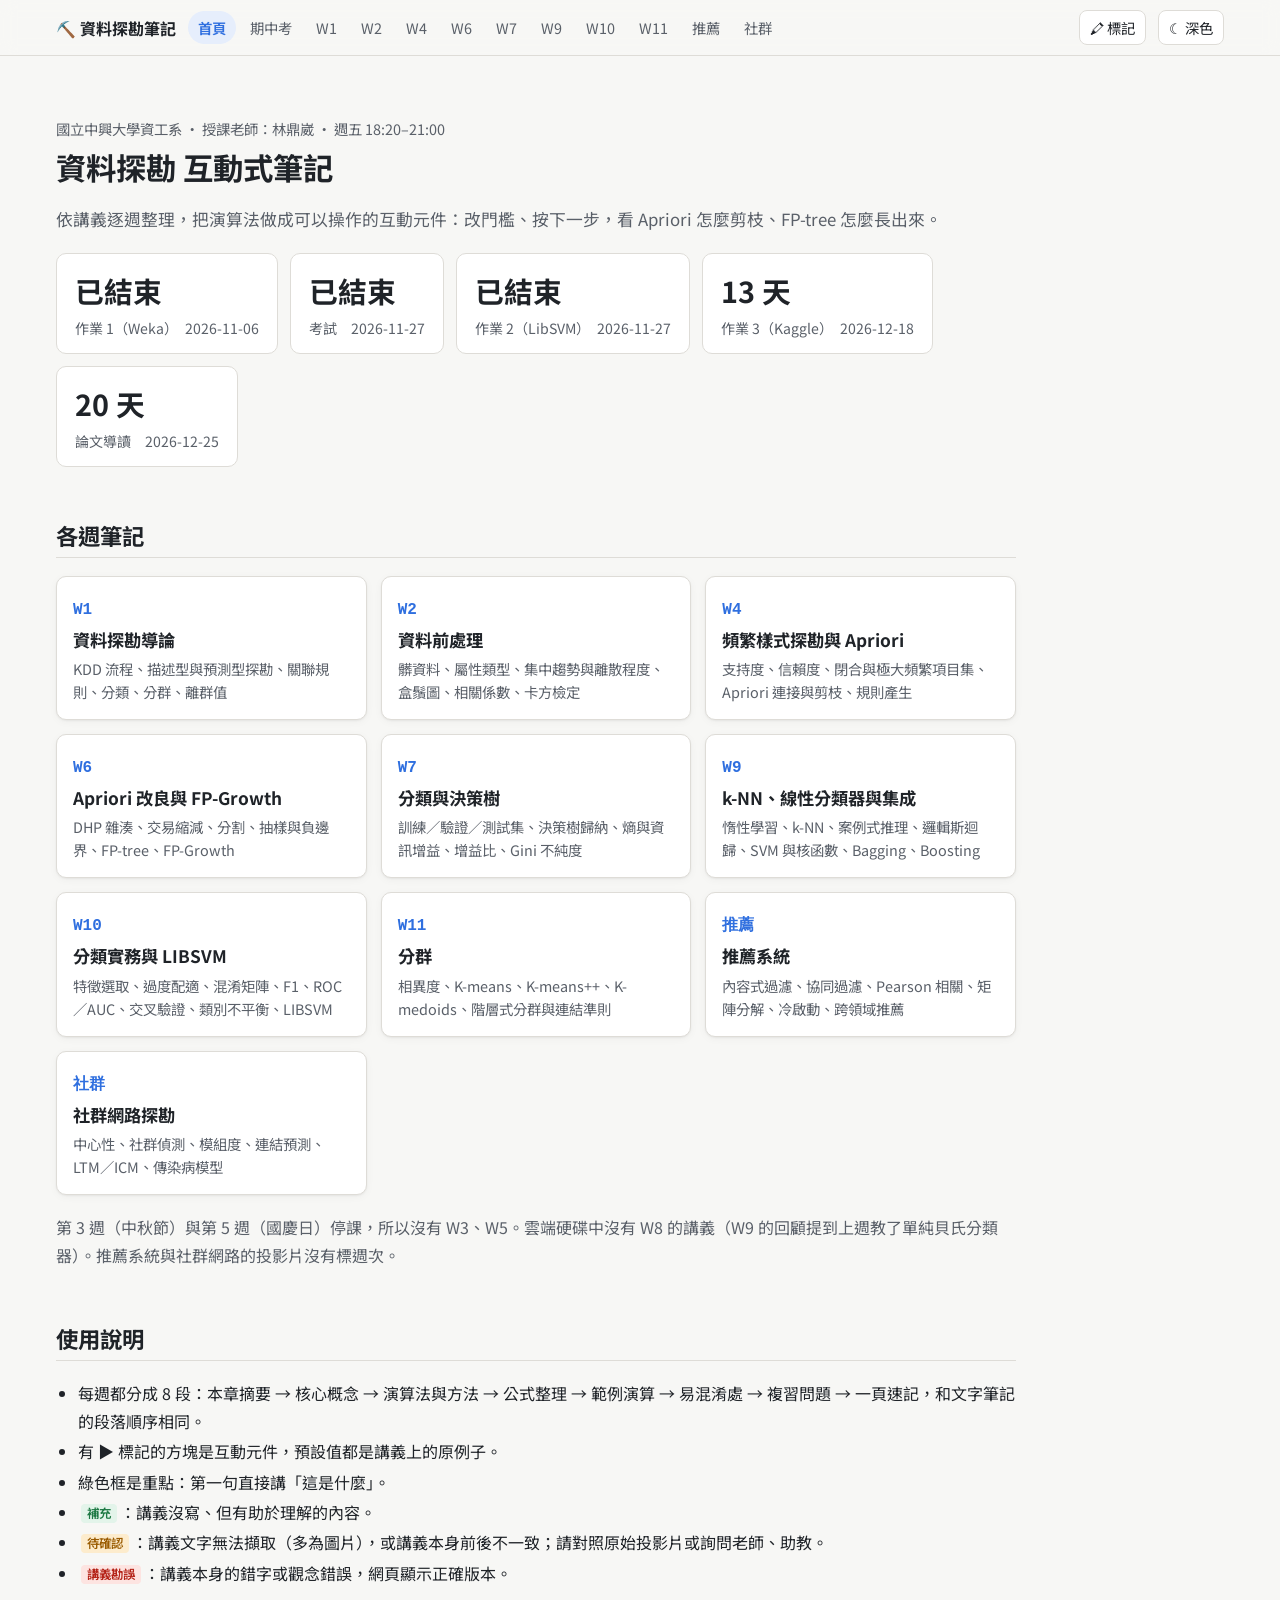
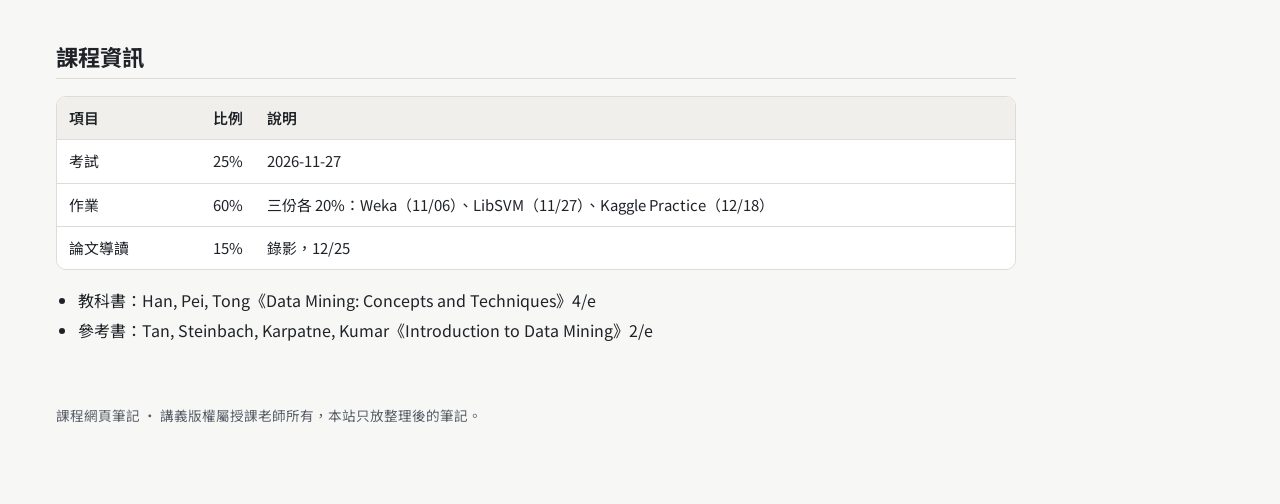
<file: index.html>
<!doctype html>
<html lang="zh-Hant">
<head>
  <meta charset="utf-8">
  <meta name="viewport" content="width=device-width, initial-scale=1">
  <title>資料探勘互動筆記</title>
  <meta name="description" content="國立中興大學資工系「資料探勘」課程的互動式網頁筆記">
  <link rel="preconnect" href="https://fonts.googleapis.com">
  <link rel="preconnect" href="https://fonts.gstatic.com" crossorigin>
  <link rel="stylesheet" href="https://fonts.googleapis.com/css2?family=Noto+Sans+TC:wght@400;500;700&display=swap">
  <link rel="stylesheet" href="assets/style.css">
  <link rel="stylesheet" href="assets/highlighter.css">
  <script defer src="assets/highlighter.js"></script>
  <script defer src="assets/common.js"></script>
</head>
<body data-chapter="home">
  <div class="layout" style="grid-template-columns:minmax(0,1fr)">
    <main style="max-width:960px">
      <section class="hero">
        <p class="eyebrow">國立中興大學資工系 · 授課老師：林鼎崴 · 週五 18:20–21:00</p>
        <h1>資料探勘 互動式筆記</h1>
        <p class="lead">依講義逐週整理，把演算法做成可以操作的互動元件：改門檻、按下一步，看 Apriori 怎麼剪枝、FP-tree 怎麼長出來。</p>
        <div id="countdown" class="countdown"></div>
      </section>

      <h2 style="margin-top:1.2em">各週筆記</h2>
      <div id="chapter-cards" class="cards"></div>
      <p class="muted">第 3 週（中秋節）與第 5 週（國慶日）停課，所以沒有 W3、W5。雲端硬碟中沒有 W8 的講義（W9 的回顧提到上週教了單純貝氏分類器）。推薦系統與社群網路的投影片沒有標週次。</p>

      <h2>使用說明</h2>
      <ul>
        <li>每週都分成 8 段：本章摘要 → 核心概念 → 演算法與方法 → 公式整理 → 範例演算 → 易混淆處 → 複習問題 → 一頁速記，和文字筆記的段落順序相同。</li>
        <li>有 <strong>▶</strong> 標記的方塊是互動元件，預設值都是講義上的原例子。</li>
        <li>綠色框是重點：第一句直接講「這是什麼」。</li>
        <li><span class="tag add">補充</span>：講義沒寫、但有助於理解的內容。</li>
        <li><span class="tag chk">待確認</span>：講義文字無法擷取（多為圖片），或講義本身前後不一致；請對照原始投影片或詢問老師、助教。</li>
        <li><span class="tag err">講義勘誤</span>：講義本身的錯字或觀念錯誤，網頁顯示正確版本。</li>
      </ul>

      <h2>課程資訊</h2>
      <div class="table-wrap">
        <table>
          <tr><th>項目</th><th class="num">比例</th><th>說明</th></tr>
          <tr><td>考試</td><td class="num">25%</td><td>2026-11-27</td></tr>
          <tr><td>作業</td><td class="num">60%</td><td>三份各 20%：Weka（11/06）、LibSVM（11/27）、Kaggle Practice（12/18）</td></tr>
          <tr><td>論文導讀</td><td class="num">15%</td><td>錄影，12/25</td></tr>
        </table>
      </div>
      <ul>
        <li>教科書：Han, Pei, Tong《Data Mining: Concepts and Techniques》4/e</li>
        <li>參考書：Tan, Steinbach, Karpatne, Kumar《Introduction to Data Mining》2/e</li>
      </ul>

      <footer>課程網頁筆記 · 講義版權屬授課老師所有，本站只放整理後的筆記。</footer>
    </main>
  </div>
</body>
</html>
</file>
<file: assets/style.css>
/* ===== 色彩 tokens ===== */
:root {
  --bg: #f7f7f5;
  --surface: #ffffff;
  --surface-2: #f0efec;
  --text: #1f2328;
  --text-2: #5a6069;
  --border: #dedcd7;
  --accent: #2f6fdf;
  --accent-soft: #e6eefc;
  --c-a: #d9534f;      /* 類別 A／紅 */
  --c-b: #2f6fdf;      /* 類別 B／藍 */
  --c-c: #d99a1e;      /* 類別 C／黃 */
  --pos: #1f8a4c;
  --neg: #c9372c;
  --hl: #fff1b8;
  --hl-strong: #ffd54a;
  --tag-add-bg: #e3f4ea; --tag-add-fg: #1f7a45;
  --tag-chk-bg: #fdeccd; --tag-chk-fg: #9a5b00;
  --tag-err-bg: #fde4e1; --tag-err-fg: #b42318;
  --key: #1f8a4c; --key-bg: #eaf6ee;
  --shadow: 0 1px 2px rgba(0,0,0,.05), 0 2px 8px rgba(0,0,0,.04);
  --radius: 10px;
  --mono: ui-monospace, "Cascadia Mono", "SF Mono", Consolas, monospace;
  color-scheme: light;
}
@media (prefers-color-scheme: dark) {
  :root:not([data-theme="light"]) {
    --bg: #15171a; --surface: #1d2024; --surface-2: #262a2f;
    --text: #e6e8eb; --text-2: #a3a9b1; --border: #343940;
    --accent: #6ea0ff; --accent-soft: #22324f;
    --c-a: #ff7b72; --c-b: #6ea0ff; --c-c: #f2c14e;
    --pos: #4cc27f; --neg: #ff7b72;
    --hl: #4a4220; --hl-strong: #8a7420;
    --tag-add-bg: #1d3a2a; --tag-add-fg: #7ddba4;
    --tag-chk-bg: #3d2f14; --tag-chk-fg: #f2c14e;
    --tag-err-bg: #44201d; --tag-err-fg: #ff9b92;
    --key: #4cc27f; --key-bg: #17291f;
    --shadow: none;
    color-scheme: dark;
  }
}
:root[data-theme="dark"] {
  --bg: #15171a; --surface: #1d2024; --surface-2: #262a2f;
  --text: #e6e8eb; --text-2: #a3a9b1; --border: #343940;
  --accent: #6ea0ff; --accent-soft: #22324f;
  --c-a: #ff7b72; --c-b: #6ea0ff; --c-c: #f2c14e;
  --pos: #4cc27f; --neg: #ff7b72;
  --hl: #4a4220; --hl-strong: #8a7420;
  --tag-add-bg: #1d3a2a; --tag-add-fg: #7ddba4;
  --tag-chk-bg: #3d2f14; --tag-chk-fg: #f2c14e;
  --tag-err-bg: #44201d; --tag-err-fg: #ff9b92;
  --key: #4cc27f; --key-bg: #17291f;
  --shadow: none;
  color-scheme: dark;
}

/* ===== 基本 ===== */
* { box-sizing: border-box; }
html { scroll-behavior: smooth; scroll-padding-top: 72px; }
body {
  margin: 0; background: var(--bg); color: var(--text);
  font-family: "Noto Sans TC", system-ui, -apple-system, "Microsoft JhengHei", sans-serif;
  font-size: 16px; line-height: 1.75;
  -webkit-text-size-adjust: 100%;
}
a { color: var(--accent); }
h1, h2, h3 { line-height: 1.35; }
h1 { font-size: 1.9rem; margin: .2em 0 .3em; }
h2 { font-size: 1.4rem; margin: 2.4em 0 .8em; padding-bottom: .3em; border-bottom: 1px solid var(--border); }
h3 { font-size: 1.12rem; margin: 1.8em 0 .5em; }
code, .mono { font-family: var(--mono); font-size: .92em; }
ul, ol { padding-left: 1.4em; }
li { margin: .15em 0; }
hr { border: 0; border-top: 1px solid var(--border); margin: 2em 0; }

/* ===== 頁首 ===== */
.topbar {
  position: sticky; top: 0; z-index: 20;
  background: color-mix(in srgb, var(--bg) 88%, transparent);
  backdrop-filter: blur(8px);
  border-bottom: 1px solid var(--border);
}
.topbar-inner {
  max-width: 1200px; margin: 0 auto; padding: 10px 16px;
  display: flex; align-items: center; gap: 12px;
}
.brand { font-weight: 700; text-decoration: none; color: var(--text); white-space: nowrap; }
.chapnav { display: flex; gap: 4px; overflow-x: auto; flex: 1; scrollbar-width: none; }
.chapnav a {
  padding: 4px 10px; border-radius: 999px; text-decoration: none; color: var(--text-2);
  font-size: .9rem; white-space: nowrap;
}
.chapnav a:hover { background: var(--surface-2); }
.chapnav a.active { background: var(--accent-soft); color: var(--accent); font-weight: 600; }
.icon-btn {
  border: 1px solid var(--border); background: var(--surface); color: var(--text);
  border-radius: 8px; padding: 4px 10px; cursor: pointer; font: inherit; font-size: .9rem;
}

/* ===== 版面 ===== */
.layout {
  max-width: 1200px; margin: 0 auto; padding: 0 16px 80px;
  display: grid; grid-template-columns: minmax(0, 1fr); gap: 40px;
}
@media (min-width: 1080px) {
  .layout { grid-template-columns: 220px minmax(0, 1fr); }
}
.toc { display: none; }
@media (min-width: 1080px) {
  .toc {
    display: block; position: sticky; top: 72px; align-self: start;
    max-height: calc(100vh - 90px); overflow-y: auto; padding-top: 32px; font-size: .88rem;
  }
  .toc a { display: block; padding: 3px 8px; color: var(--text-2); text-decoration: none; border-left: 2px solid transparent; }
  .toc a.sub { padding-left: 20px; font-size: .84rem; }
  .toc a:hover { color: var(--text); }
  .toc a.active { color: var(--accent); border-left-color: var(--accent); }
}
main { min-width: 0; max-width: 820px; padding-top: 24px; }
.eyebrow { color: var(--text-2); font-size: .9rem; margin: 0; }
.lead { font-size: 1.05rem; color: var(--text-2); }

/* ===== 標註 ===== */
.tag {
  display: inline-block; font-size: .78em; font-weight: 600; line-height: 1.5;
  padding: 0 .5em; border-radius: 4px; margin: 0 .2em; vertical-align: .08em; white-space: nowrap;
}
.tag.add { background: var(--tag-add-bg); color: var(--tag-add-fg); }
.tag.chk { background: var(--tag-chk-bg); color: var(--tag-chk-fg); }
.tag.err { background: var(--tag-err-bg); color: var(--tag-err-fg); }
.callout {
  border: 1px solid var(--border); border-left: 4px solid var(--accent);
  background: var(--surface); border-radius: var(--radius); padding: 12px 16px; margin: 1em 0;
}
.callout.warn { border-left-color: var(--c-c); }
.callout.err { border-left-color: var(--neg); }
/* 重點框：第一句直接講「X 是…」 */
.callout.key { border-left-color: var(--key); background: var(--key-bg); }
.callout.key > .def { font-weight: 700; font-size: 1.04rem; margin: 0 0 .4em; }
.callout p:first-child { margin-top: 0; }
.callout p:last-child, .callout ol:last-child, .callout ul:last-child { margin-bottom: 0; }

/* ===== 表格 ===== */
.table-wrap { overflow-x: auto; margin: 1em 0; border: 1px solid var(--border); border-radius: var(--radius); }
table { border-collapse: collapse; width: 100%; font-size: .93rem; background: var(--surface); }
th, td { padding: 8px 12px; border-bottom: 1px solid var(--border); text-align: left; vertical-align: top; }
th { background: var(--surface-2); font-weight: 600; white-space: nowrap; }
tr:last-child td { border-bottom: 0; }
td.num, th.num { text-align: right; font-variant-numeric: tabular-nums; }

/* ===== 互動元件 ===== */
.widget {
  background: var(--surface); border: 1px solid var(--border); border-radius: var(--radius);
  box-shadow: var(--shadow); padding: 16px; margin: 1.4em 0;
}
.widget > .w-title { font-weight: 700; margin: 0 0 4px; display: flex; align-items: center; gap: 8px; }
.widget > .w-title::before { content: "▶"; color: var(--accent); font-size: .75em; }
.widget > .w-desc { color: var(--text-2); font-size: .92rem; margin: 0 0 12px; }
.controls { display: flex; flex-wrap: wrap; gap: 10px 18px; align-items: center; margin: 10px 0; }
.controls label { display: inline-flex; align-items: center; gap: 6px; font-size: .92rem; }
.controls input[type="range"] { width: 140px; accent-color: var(--accent); }
.controls input[type="number"] {
  width: 72px; padding: 3px 6px; border: 1px solid var(--border); border-radius: 6px;
  background: var(--surface); color: var(--text); font: inherit; font-size: .92rem;
}
.controls select {
  padding: 3px 6px; border: 1px solid var(--border); border-radius: 6px;
  background: var(--surface); color: var(--text); font: inherit; font-size: .92rem;
}
.val { font-family: var(--mono); font-variant-numeric: tabular-nums; min-width: 3ch; display: inline-block; }
.btn {
  border: 1px solid var(--border); background: var(--surface-2); color: var(--text);
  padding: 5px 12px; border-radius: 7px; cursor: pointer; font: inherit; font-size: .9rem;
}
.btn:hover { border-color: var(--accent); }
.btn.primary { background: var(--accent); color: #fff; border-color: var(--accent); }
.btn[aria-pressed="true"] { background: var(--accent-soft); color: var(--accent); border-color: var(--accent); font-weight: 600; }
.seg { display: inline-flex; flex-wrap: wrap; gap: 4px; }
.readout {
  background: var(--surface-2); border-radius: 8px; padding: 10px 14px; margin-top: 10px;
  font-size: .95rem; overflow-x: auto;
}
.readout .big { font-size: 1.3rem; font-weight: 700; }
.good { color: var(--pos); font-weight: 600; }
.bad { color: var(--neg); font-weight: 600; }
.muted { color: var(--text-2); }
.row { display: flex; flex-wrap: wrap; gap: 16px; align-items: flex-start; }
.col { min-width: 0; }
canvas, svg.plot { display: block; width: 100%; height: auto; touch-action: none; border-radius: 8px; }
.canvas-wrap { background: var(--surface-2); border-radius: 8px; }

/* 矩陣 */
.matrix-block { display: inline-flex; flex-direction: column; align-items: center; gap: 4px; }
.matrix-block .cap { font-size: .8rem; color: var(--text-2); }
.matrix { display: inline-grid; gap: 2px; font-family: var(--mono); font-variant-numeric: tabular-nums; }
.matrix .cell {
  min-width: 2.2em; height: 2.2em; display: flex; align-items: center; justify-content: center;
  background: var(--surface-2); border-radius: 4px; font-size: .9rem; border: 1px solid transparent;
  user-select: none;
}
.matrix.small .cell { min-width: 1.9em; height: 1.9em; font-size: .82rem; }
.matrix .cell.pad { color: var(--text-2); opacity: .55; }
.matrix .cell.win { background: var(--hl); border-color: var(--hl-strong); }
.matrix .cell.cur { background: var(--hl-strong); color: #1f2328; font-weight: 700; }
.matrix .cell.empty { color: transparent; }
.matrix .cell.neg { color: var(--neg); }
.matrix .cell.click { cursor: pointer; }
.matrix .cell.click:hover { border-color: var(--accent); }
.matrix .cell.g0 { background: color-mix(in srgb, var(--c-a) 22%, var(--surface-2)); }
.matrix .cell.g1 { background: color-mix(in srgb, var(--c-b) 22%, var(--surface-2)); }
.matrix .cell.g2 { background: color-mix(in srgb, var(--c-c) 28%, var(--surface-2)); }
.matrix .cell.g3 { background: color-mix(in srgb, var(--pos) 22%, var(--surface-2)); }
.matrix .cell.maxcell { outline: 2px solid var(--text); outline-offset: -2px; font-weight: 700; }
.op { font-size: 1.3rem; color: var(--text-2); align-self: center; padding: 0 2px; }
.mat-row { display: flex; flex-wrap: wrap; gap: 12px; align-items: center; }

/* 長條 */
.bars { display: grid; gap: 6px; }
.bar-row { display: grid; grid-template-columns: 5em 1fr 4.5em; gap: 8px; align-items: center; font-size: .9rem; }
.bar-track { background: var(--surface-2); border-radius: 4px; height: 18px; overflow: hidden; }
.bar-fill { height: 100%; background: var(--accent); border-radius: 4px; transition: width .2s; }
.bar-fill.true { background: var(--pos); }

/* ===== 測驗 ===== */
.quiz {
  background: var(--surface); border: 1px solid var(--border); border-radius: var(--radius);
  padding: 14px 16px; margin: 1em 0;
}
.quiz .q { margin: 0 0 10px; font-weight: 500; }
.quiz .opts { display: grid; gap: 6px; }
.quiz .opts button {
  text-align: left; border: 1px solid var(--border); background: var(--surface-2); color: var(--text);
  padding: 7px 12px; border-radius: 8px; cursor: pointer; font: inherit; font-size: .95rem;
}
.quiz .opts button:hover:not(:disabled) { border-color: var(--accent); }
.quiz .opts button.right { border-color: var(--pos); background: color-mix(in srgb, var(--pos) 15%, var(--surface)); }
.quiz .opts button.wrong { border-color: var(--neg); background: color-mix(in srgb, var(--neg) 12%, var(--surface)); }
.quiz .opts button:disabled { cursor: default; }
.quiz .explain { margin-top: 10px; font-size: .95rem; }
details.answer { margin-top: 8px; }
details.answer summary { cursor: pointer; color: var(--accent); font-size: .92rem; }
details.answer > div { margin-top: 8px; padding: 10px 14px; background: var(--surface-2); border-radius: 8px; }

/* ===== 逐步展開 ===== */
.steps {
  background: var(--surface); border: 1px solid var(--border); border-left: 4px solid var(--pos);
  border-radius: var(--radius); padding: 12px 16px; margin: 1em 0;
}
.steps .steps-title { font-weight: 700; margin: 0 0 6px; }
.steps ol { margin: 0; padding-left: 1.4em; }
.steps li { margin: .6em 0; }
.steps li .why { display: block; color: var(--text-2); font-size: .9rem; }
.steps-ctrl { display: flex; flex-wrap: wrap; gap: 8px; align-items: center; margin-top: 10px; }
.btn:disabled { opacity: .5; cursor: default; }

/* ===== 名詞表 ===== */
.glossary td:first-child { white-space: nowrap; font-weight: 600; }
@media (max-width: 640px) { .glossary td:first-child { white-space: normal; } }

/* ===== 首頁 ===== */
.hero { padding: 36px 0 8px; }
.countdown { display: flex; flex-wrap: wrap; gap: 12px; margin: 18px 0; }
.count-card {
  background: var(--surface); border: 1px solid var(--border); border-radius: var(--radius);
  padding: 12px 18px; min-width: 150px;
}
.count-card .n { font-size: 1.8rem; font-weight: 700; font-variant-numeric: tabular-nums; }
.count-card .l { color: var(--text-2); font-size: .88rem; }
.cards { display: grid; grid-template-columns: repeat(auto-fill, minmax(240px, 1fr)); gap: 14px; margin: 18px 0; }
.card {
  display: block; background: var(--surface); border: 1px solid var(--border); border-radius: var(--radius);
  padding: 16px; text-decoration: none; color: var(--text); box-shadow: var(--shadow); transition: border-color .15s;
}
.card:hover { border-color: var(--accent); }
.card .num { font-family: var(--mono); color: var(--accent); font-weight: 700; }
.card h3 { margin: 4px 0 6px; font-size: 1.08rem; }
.card p { margin: 0; color: var(--text-2); font-size: .9rem; line-height: 1.6; }
.card.todo { opacity: .55; pointer-events: none; box-shadow: none; }

.katex-display { overflow-x: auto; overflow-y: hidden; padding: 4px 0; }
footer { color: var(--text-2); font-size: .85rem; margin-top: 60px; }

/* ===== 資料探勘專用 ===== */
pre.code {
  background: var(--surface-2); border: 1px solid var(--border); border-radius: 8px;
  padding: 12px 14px; overflow-x: auto; font-family: var(--mono); font-size: .86rem; line-height: 1.6;
}
.itemset { font-family: var(--mono); font-size: .92em; white-space: nowrap; }
.chips { display: flex; flex-wrap: wrap; gap: 6px; }
.chip {
  display: inline-block; font-family: var(--mono); font-size: .86rem; padding: 1px 8px; border-radius: 6px;
  background: var(--surface-2); border: 1px solid var(--border); white-space: nowrap;
}
.chip.ok { background: color-mix(in srgb, var(--pos) 16%, var(--surface)); border-color: var(--pos); }
.chip.no { opacity: .55; text-decoration: line-through; }
.chip.cut { background: color-mix(in srgb, var(--neg) 12%, var(--surface)); border-color: var(--neg); }
.chip.hl { background: var(--hl); border-color: var(--hl-strong); }
.pick { display: flex; flex-wrap: wrap; gap: 4px; }
.pick button { font-family: var(--mono); }
tr.hit td { background: var(--hl); }
tr.dim td { color: var(--text-2); }
td.ok { color: var(--pos); font-weight: 600; }
td.no { color: var(--neg); }
.level { border-top: 1px dashed var(--border); padding-top: 8px; margin-top: 10px; }
.level:first-child { border-top: 0; margin-top: 0; padding-top: 0; }
.level h4 { margin: 0 0 6px; font-size: .98rem; }
.level .lab { display: inline-block; min-width: 5.5em; color: var(--text-2); font-size: .88rem; }
.level > div { margin: 4px 0; }
/* FP-tree */
svg.tree { display: block; width: 100%; height: auto; max-width: 100%; }
svg.tree .edge { stroke: var(--text-2); stroke-width: 1.4; fill: none; }
svg.tree .node rect { fill: var(--surface-2); stroke: var(--border); stroke-width: 1.4; }
svg.tree .node text { fill: var(--text); font: 600 13px var(--mono); text-anchor: middle; dominant-baseline: central; }
svg.tree .node.root rect { fill: var(--surface); stroke-dasharray: 3 3; }
svg.tree .node.hl rect { fill: var(--hl); stroke: var(--hl-strong); }
svg.tree .node.new rect { stroke: var(--accent); stroke-width: 2.6; }
svg.tree .link { stroke: var(--c-c); stroke-width: 1.2; stroke-dasharray: 4 3; fill: none; }
/* 長條（雜湊桶） */
.buckets { display: grid; grid-template-columns: repeat(7, minmax(0, 1fr)); gap: 6px; }
.bucket {
  border: 1px solid var(--border); border-radius: 8px; background: var(--surface-2); padding: 6px 4px;
  text-align: center; cursor: pointer; font: inherit; color: var(--text);
}
.bucket .n { font-size: 1.25rem; font-weight: 700; font-variant-numeric: tabular-nums; }
.bucket .a { font-size: .75rem; color: var(--text-2); }
.bucket.pass { border-color: var(--pos); background: color-mix(in srgb, var(--pos) 14%, var(--surface)); }
.bucket.fail { border-color: var(--neg); background: color-mix(in srgb, var(--neg) 10%, var(--surface)); }
.bucket[aria-pressed="true"] { outline: 2px solid var(--accent); outline-offset: 1px; }
/* 格子圖 */
svg.lattice .edge { stroke: var(--border); stroke-width: 1.2; }
svg.lattice .n rect { stroke-width: 1.6; }
svg.lattice .n text { font: 600 12px var(--mono); text-anchor: middle; dominant-baseline: central; fill: var(--text); }
svg.lattice .n.inf rect { fill: var(--surface-2); stroke: var(--border); }
svg.lattice .n.inf text { fill: var(--text-2); }
svg.lattice .n.freq rect { fill: color-mix(in srgb, var(--c-b) 14%, var(--surface)); stroke: var(--c-b); }
svg.lattice .n.closed rect { fill: color-mix(in srgb, var(--c-c) 26%, var(--surface)); stroke: var(--c-c); }
svg.lattice .n.max rect { fill: color-mix(in srgb, var(--pos) 26%, var(--surface)); stroke: var(--pos); stroke-width: 2.6; }
svg.lattice .n.sel rect { stroke: var(--text); stroke-width: 2.6; }
svg.lattice .n { cursor: pointer; }
.legend { display: flex; flex-wrap: wrap; gap: 12px; font-size: .86rem; color: var(--text-2); margin: 6px 0; }
.legend i { display: inline-block; width: 12px; height: 12px; border-radius: 3px; margin-right: 4px; vertical-align: -1px; border: 1.5px solid; }
@media (max-width: 520px) {
  .buckets { grid-template-columns: repeat(4, minmax(0, 1fr)); }
}
/* W7：熵／Gini 曲線、數線、決策樹 */
svg.plot .axis { stroke: var(--text-2); stroke-width: 1.2; fill: none; }
svg.plot .grid { stroke: var(--border); stroke-width: 1; stroke-dasharray: 3 3; fill: none; }
svg.plot .tick { fill: var(--text-2); font: 11px var(--mono); dominant-baseline: central; }
svg.curve .c-h { stroke: var(--c-b); stroke-width: 2.2; fill: none; }
svg.curve .c-g { stroke: var(--c-c); stroke-width: 2.2; fill: none; }
svg.curve .m-h { fill: var(--c-b); }
svg.curve .m-g { fill: var(--c-c); }
svg.nline { touch-action: auto; }
svg.nline .cut { stroke: var(--border); stroke-width: 1.4; stroke-dasharray: 4 3; }
svg.nline .cut.best { stroke: var(--accent); stroke-width: 2.4; stroke-dasharray: none; }
svg.nline .pt { cursor: pointer; }
svg.nline .pt circle { stroke-width: 1.6; }
svg.nline .pt.yes circle { fill: color-mix(in srgb, var(--pos) 22%, var(--surface)); stroke: var(--pos); }
svg.nline .pt.no circle { fill: color-mix(in srgb, var(--neg) 18%, var(--surface)); stroke: var(--neg); }
svg.nline .pt text { fill: var(--text); font: 700 10px var(--mono); text-anchor: middle; dominant-baseline: central; pointer-events: none; }
svg.dtree { display: block; width: 100%; height: auto; margin: 0 auto; }
svg.dtree .edge { stroke: var(--text-2); stroke-width: 1.4; fill: none; }
svg.dtree .edge.on { stroke: var(--hl-strong); stroke-width: 3; }
svg.dtree .elabel {
  fill: var(--text); font: 600 11px var(--mono); text-anchor: middle; dominant-baseline: central;
  paint-order: stroke; stroke: var(--surface-2); stroke-width: 5px; stroke-linejoin: round;
}
svg.dtree .node rect { fill: var(--surface); stroke: var(--text-2); stroke-width: 1.4; }
svg.dtree .node .t1 { fill: var(--text); font: 700 13px var(--mono); text-anchor: middle; dominant-baseline: central; }
svg.dtree .node .t2 { fill: var(--text-2); font: 10px var(--mono); text-anchor: middle; dominant-baseline: central; }
svg.dtree .node.pending rect { fill: var(--surface-2); stroke: var(--border); stroke-dasharray: 4 3; }
svg.dtree .node.pending .t1 { fill: var(--text-2); }
svg.dtree .node.leaf.yes rect { fill: color-mix(in srgb, var(--pos) 18%, var(--surface)); stroke: var(--pos); }
svg.dtree .node.leaf.no rect { fill: color-mix(in srgb, var(--neg) 14%, var(--surface)); stroke: var(--neg); }
svg.dtree .node.cur rect { stroke: var(--accent); stroke-width: 3; }
svg.dtree .node.path rect { stroke: var(--hl-strong); stroke-width: 3; }
tr.click { cursor: pointer; }
/* ===== W9 之後：散布圖、圖論、ROC、交叉驗證 ===== */
svg.plot .p { stroke-width: 1.4; }
svg.plot .p.c0 { fill: color-mix(in srgb, var(--c-a) 30%, var(--surface)); stroke: var(--c-a); }
svg.plot .p.c1 { fill: color-mix(in srgb, var(--c-b) 30%, var(--surface)); stroke: var(--c-b); }
svg.plot .p.c2 { fill: color-mix(in srgb, var(--c-c) 34%, var(--surface)); stroke: var(--c-c); }
svg.plot .p.c3 { fill: color-mix(in srgb, var(--pos) 30%, var(--surface)); stroke: var(--pos); }
svg.plot .p.cn { fill: var(--surface); stroke: var(--text-2); stroke-dasharray: 2 2; }
svg.plot .r0 { fill: var(--c-a); opacity: .10; }
svg.plot .r1 { fill: var(--c-b); opacity: .10; }
svg.plot .r2 { fill: var(--c-c); opacity: .14; }
svg.plot .r3 { fill: var(--pos); opacity: .12; }
svg.plot .ring { fill: none; stroke: var(--text); stroke-width: 2; }
svg.plot .q { fill: var(--hl-strong); stroke: var(--text); stroke-width: 1.6; }
svg.plot .nbline { stroke: var(--text-2); stroke-width: 1; stroke-dasharray: 3 3; }
svg.plot .ctr { stroke: var(--text); stroke-width: 2.2; }
svg.plot .line { stroke: var(--text); stroke-width: 2; fill: none; }
svg.plot .line.dash { stroke-dasharray: 5 4; stroke-width: 1.4; }
svg.plot .line.acc { stroke: var(--accent); }
svg.plot .line.c2 { stroke: var(--c-c); }
svg.plot .line.c0 { stroke: var(--c-a); }
svg.plot .line.pos { stroke: var(--pos); }
svg.plot .area { fill: var(--accent); opacity: .12; }
svg.plot .dot { fill: var(--accent); }
svg.plot .lab { fill: var(--text); font: 600 11px var(--mono); dominant-baseline: central; }
svg.plot.click { cursor: crosshair; }
svg.plot .bar { fill: var(--accent); opacity: .75; }
svg.plot .bar.bad { fill: var(--neg); }
/* 圖（社群網路） */
svg.graph { display: block; width: 100%; height: auto; max-width: 560px; margin: 0 auto; }
svg.graph .e { stroke: var(--text-2); stroke-width: 1.6; }
svg.graph .e.hl { stroke: var(--accent); stroke-width: 3.2; }
svg.graph .e.cut { stroke: var(--neg); stroke-width: 3.2; stroke-dasharray: 6 4; }
svg.graph .e.dim { opacity: .25; }
svg.graph .e.cand { stroke: var(--c-c); stroke-width: 2; stroke-dasharray: 5 4; }
svg.graph .v circle { fill: var(--surface); stroke: var(--text-2); stroke-width: 1.6; }
svg.graph .v text { fill: var(--text); font: 700 12px var(--mono); text-anchor: middle; dominant-baseline: central; pointer-events: none; }
svg.graph .v { cursor: pointer; }
svg.graph .v.sel circle { stroke: var(--accent); stroke-width: 3.2; }
svg.graph .v.on circle { fill: color-mix(in srgb, var(--pos) 30%, var(--surface)); stroke: var(--pos); }
svg.graph .v.new circle { fill: color-mix(in srgb, var(--c-c) 40%, var(--surface)); stroke: var(--c-c); stroke-width: 3; }
svg.graph .v.g0 circle { fill: color-mix(in srgb, var(--c-a) 26%, var(--surface)); stroke: var(--c-a); }
svg.graph .v.g1 circle { fill: color-mix(in srgb, var(--c-b) 26%, var(--surface)); stroke: var(--c-b); }
svg.graph .v.g2 circle { fill: color-mix(in srgb, var(--c-c) 32%, var(--surface)); stroke: var(--c-c); }
svg.graph .v.dim { opacity: .35; }
svg.graph .score { fill: var(--text-2); font: 10px var(--mono); text-anchor: middle; dominant-baseline: central; pointer-events: none; }
svg.graph .w { fill: var(--text-2); font: 10px var(--mono); text-anchor: middle; dominant-baseline: central;
  paint-order: stroke; stroke: var(--surface-2); stroke-width: 4px; }
/* 交叉驗證的折 */
.folds { display: grid; gap: 4px; }
.fold-row { display: grid; grid-template-columns: 4.5em 1fr; gap: 8px; align-items: center; font-size: .86rem; }
.fold-cells { display: grid; gap: 2px; }
.fold-cells span { height: 18px; border-radius: 3px; background: var(--surface-2); border: 1px solid var(--border); }
.fold-cells span.tr { background: color-mix(in srgb, var(--c-b) 22%, var(--surface)); border-color: var(--c-b); }
.fold-cells span.va { background: color-mix(in srgb, var(--c-c) 45%, var(--surface)); border-color: var(--c-c); }
.fold-cells span.pos { box-shadow: inset 0 -5px 0 var(--neg); }
/* 混淆矩陣 */
.cm { display: grid; grid-template-columns: auto repeat(2, minmax(84px, 1fr)); gap: 4px; max-width: 380px; font-size: .9rem; }
.cm .h { color: var(--text-2); text-align: center; align-self: center; font-size: .84rem; }
.cm input { width: 100%; padding: 6px; text-align: center; border: 1px solid var(--border); border-radius: 6px;
  background: var(--surface); color: var(--text); font: 600 1rem var(--mono); }
.cm .tp input, .cm .tn input { border-color: var(--pos); }
.cm .fp input, .cm .fn input { border-color: var(--neg); }
.cm small { display: block; text-align: center; color: var(--text-2); font-size: .75rem; }
/* 評分矩陣（推薦） */
table.rm td, table.rm th { text-align: center; padding: 6px 8px; }
table.rm td.miss { color: var(--text-2); }
table.rm td.pred { background: var(--hl); font-weight: 700; }
table.rm td input { width: 3.2em; text-align: center; border: 1px solid var(--border); border-radius: 5px;
  background: var(--surface); color: var(--text); font: inherit; padding: 2px; }
</file>
<file: assets/highlighter.css>
/* 螢光筆樣式（搭配 highlighter.js）。
   標記顏色用 --mk-*；介面沿用頁面的 --surface、--border 等 tokens，沒有定義時用括號裡的預設值。
   深色模式：跟隨系統，或 <html data-theme="dark|light"> 強制指定。 */
:root {
  --mk-y: #ffe98a; --mk-g: #c8f0d2; --mk-p: #ffd3e4; --mk-r: #d1242f; --mk-b: #1f5fd1;
}
@media (prefers-color-scheme: dark) {
  :root:not([data-theme="light"]) {
    --mk-y: #6b5a12; --mk-g: #1f4d30; --mk-p: #5e2741; --mk-r: #ff8a80; --mk-b: #8ab4ff;
  }
}
:root[data-theme="dark"] {
  --mk-y: #6b5a12; --mk-g: #1f4d30; --mk-p: #5e2741; --mk-r: #ff8a80; --mk-b: #8ab4ff;
}

/* 標記 */
mark.hl-mark { color: inherit; background: none; border-radius: 2px; cursor: pointer; }
mark.hl-mark[data-c="y"] { background: var(--mk-y); }
mark.hl-mark[data-c="g"] { background: var(--mk-g); }
mark.hl-mark[data-c="p"] { background: var(--mk-p); }
mark.hl-mark[data-c="r"] { color: var(--mk-r); font-weight: 600; }
mark.hl-mark[data-c="b"] { color: var(--mk-b); font-weight: 600; }

/* 浮動工具列 */
.hl-tool {
  position: absolute; z-index: 50; display: flex; flex-wrap: wrap; gap: 6px; align-items: center;
  max-width: calc(100vw - 16px); padding: 6px 8px;
  background: var(--surface, #fff); color: var(--text, #1f2328);
  border: 1px solid var(--border, #dedcd7); border-radius: var(--radius, 10px);
  box-shadow: 0 4px 16px rgba(0,0,0,.18);
}
.hl-tool[hidden] { display: none; }
.hl-sw {
  width: 28px; height: 28px; padding: 0; border-radius: 50%; cursor: pointer;
  border: 2px solid var(--border, #dedcd7); background: var(--surface, #fff); font-weight: 700; font-size: .95rem;
}
.hl-sw.on { border-color: var(--accent, #2f6fdf); box-shadow: 0 0 0 2px var(--accent-soft, #e6eefc); }
.hl-sw[data-c="y"] { background: var(--mk-y); }
.hl-sw[data-c="g"] { background: var(--mk-g); }
.hl-sw[data-c="p"] { background: var(--mk-p); }
.hl-sw[data-c="r"] { color: var(--mk-r); }
.hl-sw[data-c="b"] { color: var(--mk-b); }
.hl-btn {
  padding: 3px 10px; border: 1px solid var(--border, #dedcd7); border-radius: 6px;
  background: var(--surface-2, #f0efec); color: var(--text, #1f2328);
  font: inherit; font-size: .85rem; cursor: pointer; white-space: nowrap;
}
.hl-btn:hover { border-color: var(--accent, #2f6fdf); }
.hl-btn[data-armed] { color: var(--neg, #c9372c); font-weight: 600; }
.hl-note { color: var(--text-2, #5a6069); font-size: .8rem; }

/* 頁首選單 */
.hl-menu-wrap { position: relative; }
.hl-menu-btn { white-space: nowrap; }
@media (max-width: 480px) { .hl-menu-btn .hl-lbl { display: none; } }
.hl-menu {
  position: absolute; right: 0; top: calc(100% + 6px); z-index: 30; width: 230px;
  display: flex; flex-direction: column; gap: 2px; padding: 6px;
  background: var(--surface, #fff); border: 1px solid var(--border, #dedcd7); border-radius: var(--radius, 10px);
  box-shadow: 0 4px 16px rgba(0,0,0,.18);
}
.hl-menu[hidden] { display: none; }
.hl-menu-item {
  text-align: left; padding: 6px 10px; border: 0; border-radius: 6px; background: none;
  color: var(--text, #1f2328); font: inherit; font-size: .9rem; cursor: pointer;
}
.hl-menu-item:hover:not(:disabled) { background: var(--surface-2, #f0efec); }
.hl-menu-item:disabled { opacity: .45; cursor: default; }
.hl-menu-item[data-armed] { color: var(--neg, #c9372c); font-weight: 600; }
.hl-menu-note { margin: 4px 10px 2px; color: var(--text-2, #5a6069); font-size: .78rem; line-height: 1.5; }
</file>
